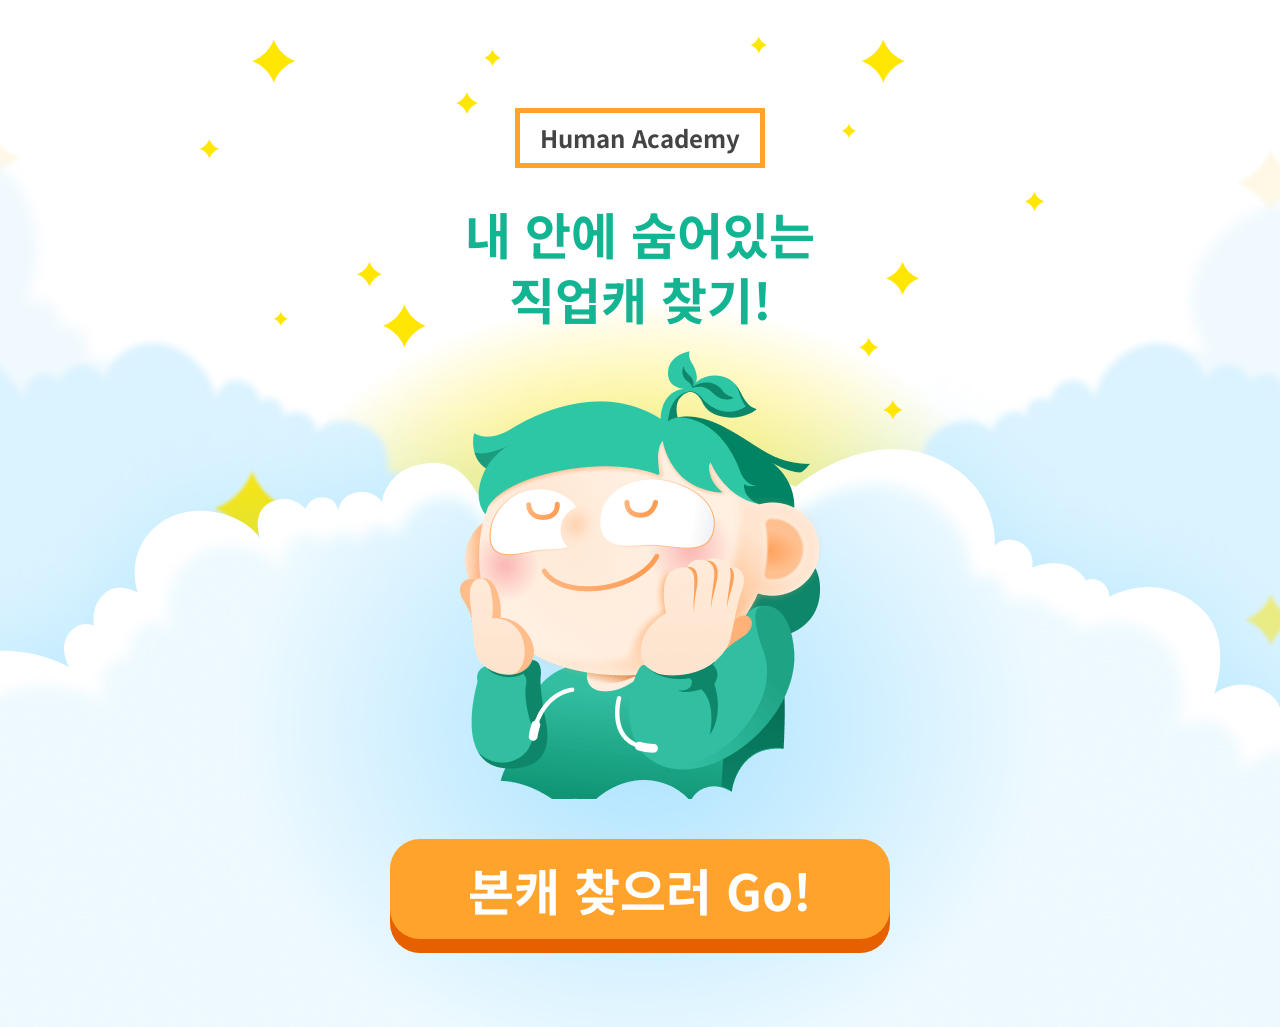
<file: index.html>
<!DOCTYPE html>
<html lang="ko">
<head>
  <meta charset="UTF-8">
  <meta name="viewport" content="width=device-width, initial-scale=1.0">
  <link href="https://fonts.googleapis.com/css2?family=Noto+Sans+KR&display=swap" rel="stylesheet">
  <link rel="stylesheet" href="./css/common.css">


  <title>Document</title>
</head>
<body>
  <h2 class="page-subtitle">
    Human Academy
  </h2>
  <h1 class="page-title">
    내 안에 숨어있는 <br>
    직업캐 찾기!
  </h1>
  <img src="./images/main_character.png" alt="캐릭터" class="character">
  <a href="./question.html" class="btn btn-orange">
    본캐 찾으러 Go!
  </a>
</body>
</html>
</file>
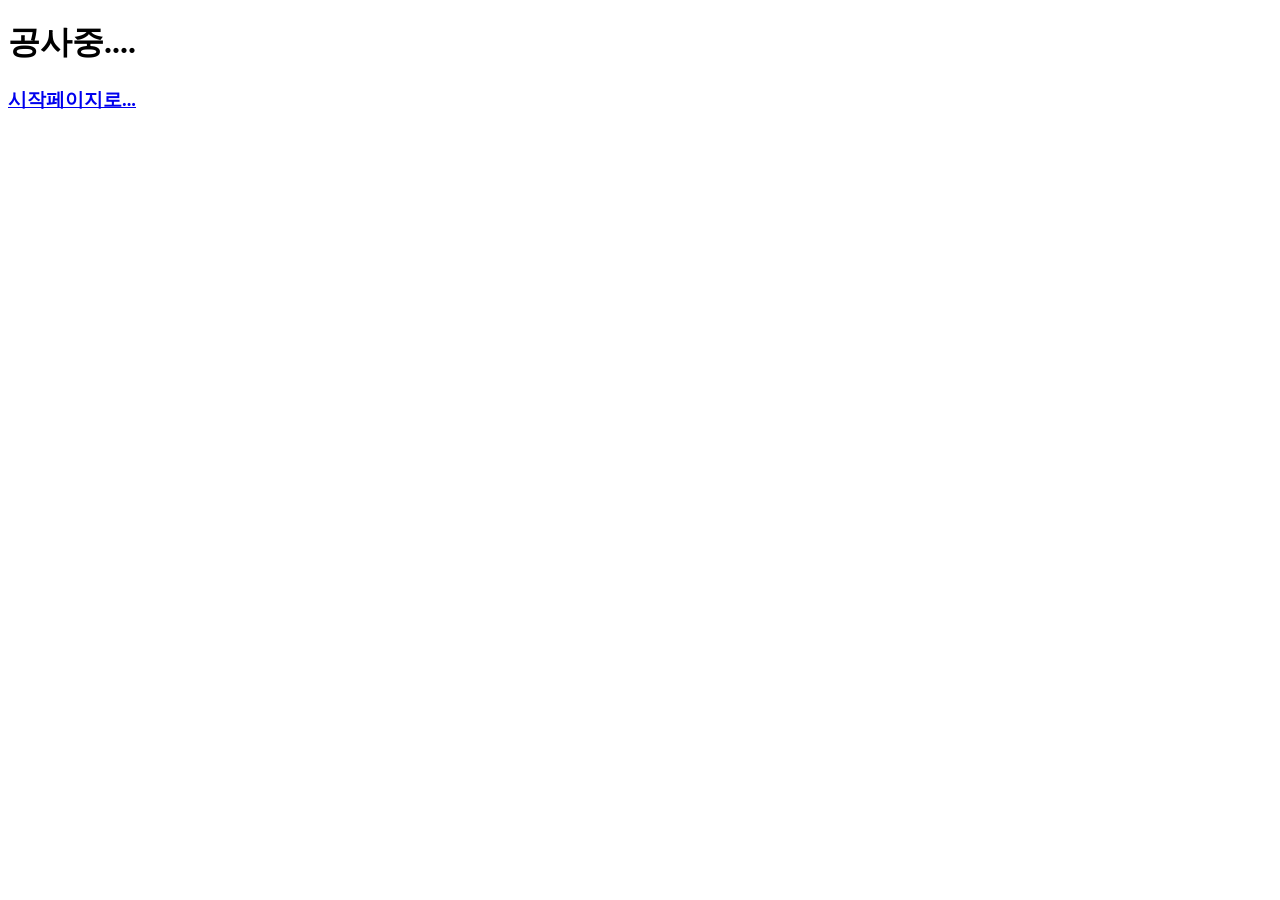
<file: lecture.html>
<!DOCTYPE html>
<html lang="ko">
<head>
  <meta charset="UTF-8">
  <meta name="viewport" content="width=device-width, initial-scale=1.0">
  <title>Document</title>
</head>
<body>
  <h1>공사중....</h1>
  <h3><a href="./index.html">시작페이지로...</a></h3>
</body>
</html>
</file>
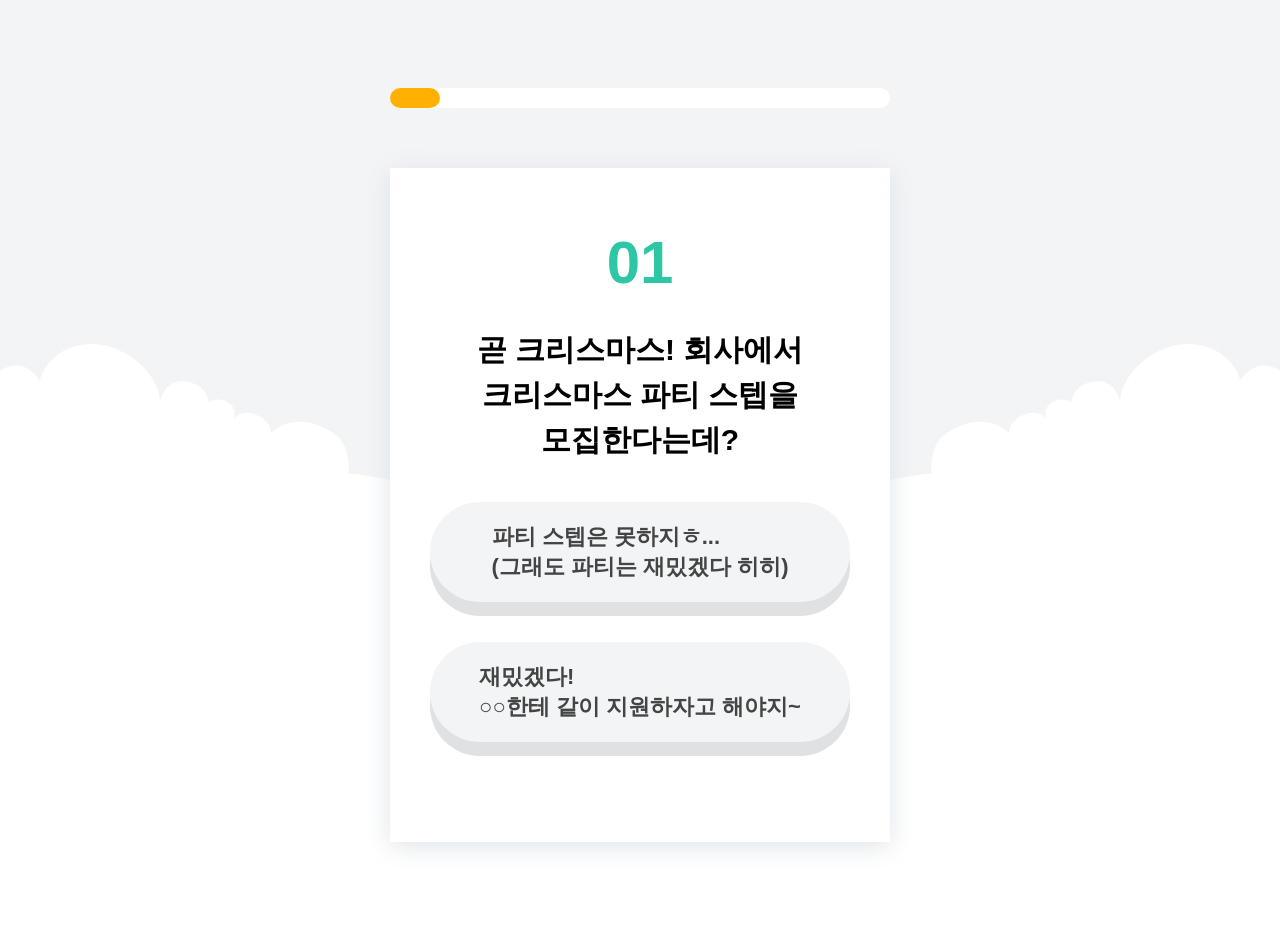
<file: question.html>
<!DOCTYPE html>
<html lang="ko">
<head>
  <meta charset="UTF-8">
  <meta name="viewport" content="width=device-width, initial-scale=1.0">
  <link rel="stylesheet" href="./css/common.css">
  <link rel="stylesheet" href="./css/question.css">
  <script type="module" defer src="./js/question.js"></script>
  <title>Document</title>
</head>
<body>
  <div class="progress">
    <div class="value"></div>
  </div>
  <div class="question-box">
    <div class="number">여기에 번호 들어감.</div>
    <div class="question">곧 크리스마스! 회사에서 크리스마스 파티 스텝을 모집한다는데?</div>
    <div class="btn btn-gray choice choice1">파티 스텝은 못하지ㅎ</div>
    <div class="btn btn-gray choice choice2">재밌겠다!</div>
  </div>
</body>
</html>
</file>
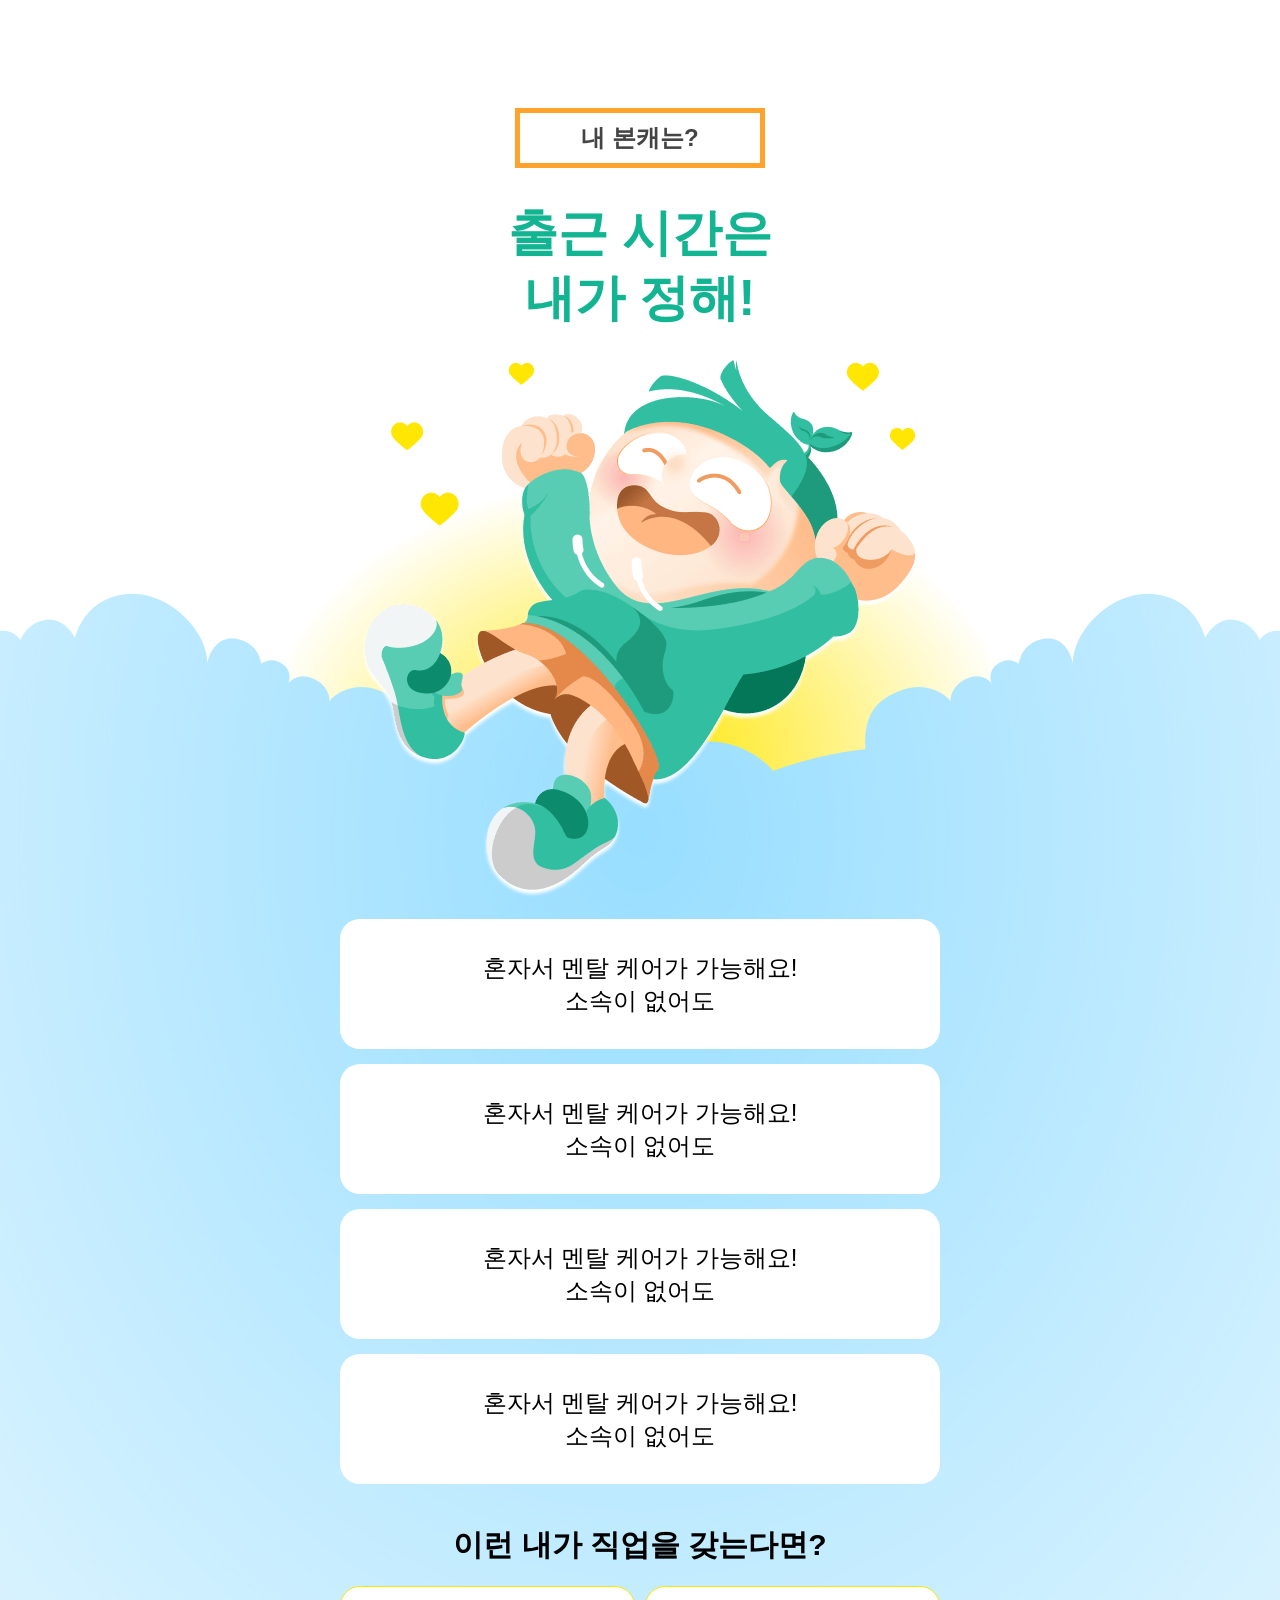
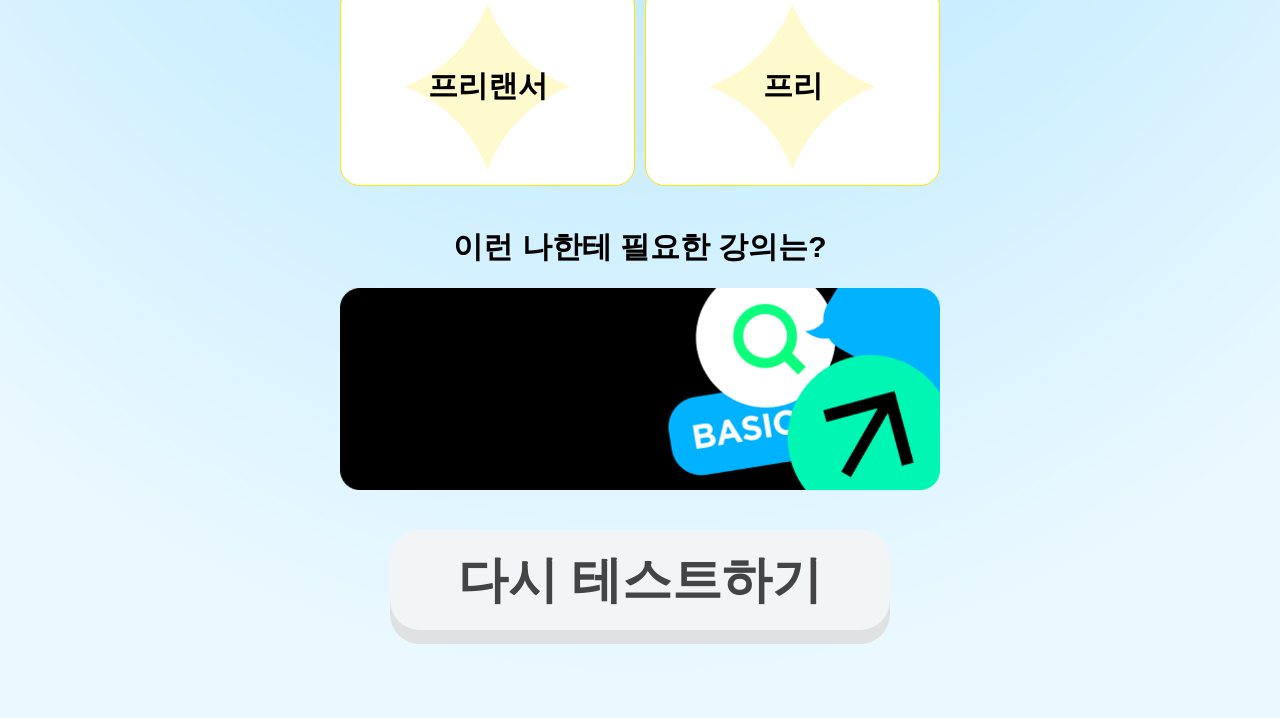
<file: results.html>
<!doctype html>
<html lang="ko">
  <head>
    <meta charset="UTF-8" />
    <meta name="viewport" content="width=device-width, initial-scale=1.0" />
    <link rel="stylesheet" href="./css/common.css" />
    <link rel="stylesheet" href="./css/results.css">
    <script type="module" defer src="./js/results.js"></script>
    <title>Document</title>
  </head>
  <body>
    <h2 class="page-subtitle">내 본캐는?</h2>
    <h1 class="page-title">
      출근 시간은<br />내가 정해!
    </h1>
    <img src="./images/result_character1.png" alt="캐릭터" class="character">
    <div class="result">
      <div class="box">혼자서 멘탈 케어가 가능해요!<br />소속이 없어도</div>
      <div class="box">혼자서 멘탈 케어가 가능해요!<br />소속이 없어도</div>
      <div class="box">혼자서 멘탈 케어가 가능해요!<br />소속이 없어도</div>
      <div class="box">혼자서 멘탈 케어가 가능해요!<br />소속이 없어도</div>
    </div>
    <div class="result">
      <h3>이런 내가 직업을 갖는다면?</h3>
      <div class="jobs">
        <div class="job">프리랜서</div>
        <div class="job">프리</div>
      </div>
    </div>
    <div class="result">
      <h3>이런 나한테 필요한 강의는?</h3>
      <a href="" target="_blank" class="lecture">
        <img src="./images/result_lecture1.png" alt="강의">
      </a>
    </div>
    <a href="/" class="btn btn-gray btn-small"> 다시 테스트하기 </a>
  </body>
</html>
</file>
<file: css/common.css>
body {
  font-family: 'Noto Sans KR', sans-serif;
  background-image: url('../images/main_bg.jpg');
  background-position: top center;
  background-repeat: no-repeat;
  padding-top: 80px;
  padding-bottom: 80px;
  /* 한글 단어 줄바꿈 */
  word-break: keep-all;
  
}

img {
  display: block;
}

/* 메인 캐릭터 */
.character {
  width: 100%;
  max-width: 364px;
  margin-left: auto;
  margin-right: auto;
  display: block;
  margin-bottom: 40px;
}


.page-title {
  font-size: 50px;
  font-weight: 800px;
  line-height: 1.3;
  color: #13b491;
  text-align: center;
  margin-bottom: 20px;
}

.page-subtitle {
  width: 240px;
  height: 50px;
  border: 5px solid #ffa32d;
  font-size: 24px;
  font-weight: 700;
  color: #ffa32d;
  display: flex;
  justify-content: center;
  align-items: center;
  margin-left: auto;
  margin-right: auto;
  margin-bottom: 20px;
  color: #444;
}

.btn {
  max-width: 500px;
  height: 100px;
  font-size: 50px;
  font-weight: 700;
  border-radius: 30px;
  text-decoration: none;
  cursor: pointer;
  display: flex;
  align-items: center;
  margin-right: auto;
  justify-content: center;
  margin-left: auto;
  transition: 0.1s;
}

.btn-orange {
  background-color: #ffa32d;
  color: #fff;
  box-shadow: 0 14px 0 #e66000;
}

/* 버튼에 눌림효과 주기 */
.btn-orange:active {
  box-shadow: 0 4px 0 #e66000;
}

.btn-green {
  background-color: #32bfa1;
  color: #fff;
  box-shadow: 0 14px 0 #299a82;
}

/* 버튼에 눌림효과 주기 */
.btn-green:active {
  box-shadow: 0 4px 0 #299a82;
}

.btn-gray {
  background-color: #f2f4f6;
  color: #444;
  box-shadow: 0 14px 0 #dfe1e2;
}

/* 버튼에 눌림효과 주기 */
.btn-green:active {
  box-shadow: 0 4px 0 #dfe1e2;
}


.btn-samll {
  max-width: 350px;
  height: 70px;
  font-size: 26px;
  margin-bottom: 30px;
}
</file>
<file: css/question.css>
body {
  background-image: url('../images/questions_bg.jpg');
  background-position: top center;
  background-repeat: no-repeat;
}

.progress {
  max-width: 500px;
  height: 20px;
  background-color: #fff;
  border-radius: 10px;
  margin-left: auto;
  margin-right: auto;
  margin-bottom: 60px;
}

.progress .value {
  /* 질문 수 만큼 부모 크기의 상대 길이를 갖도록 */
  width: 10%;
  height: 20px;
  background-color: #ffb103;
  border-radius: 10px;
  transition: 0.2s;
}

.question-box {
  max-width: 420px;
  background-color: #fff;
  padding-top: 60px;
  padding-bottom: 60px;
  padding-left: 40px;
  padding-right: 40px;
  margin-left: auto;
  margin-right: auto;
  box-shadow: 0 4px 25px #dde2e8;
}

.question-box .number {
  font-size: 60px;
  font-weight: 900;
  color: #2ec7a6;
  margin-bottom: 30px;
  text-align: center;
}

.question-box .question {
  font-size: 30px;
  font-weight: 700;
  line-height: 1.5;
  text-align: center;
  margin-bottom: 40px;
}

.question-box .choice {
  font-size: 22px;
  border-radius: 120px;
  margin-bottom: 40px;
}
</file>
<file: css/results.css>
body{
  background-color: #eaf8ff;
  background-image: url("../images/result_bg.jpg");
  background-position: top center;
  background-repeat: no-repeat;
}
.character{
  width: 100%;
  max-width: 600px;
  margin-left: auto;
  margin-right: auto;
  margin-bottom: 20px;
}
.result{
  max-width: 600px;
  margin-left: auto;
  margin-right: auto;
}
.result .box{
  min-height: 70px;
  background-color: #ffffff;
  margin-bottom: 15px;
  border-radius: 20px;
  display: flex;
  align-items: center;
  justify-content: center;
  font-size: 24px;
  font-weight: 500;
  line-height: 1.4;
  text-align: center;
  padding-top: 30px;
  padding-bottom: 30px;
  padding-left: 10px;
  padding-right: 10px;
}
.result h3{
  font-size: 30px;
  font-weight: 700;
  line-height: 1.4;
  text-align: center;
  margin-top: 40px;
  margin-bottom: 20px;
}
.result .jobs{
  height: 200px;
  /* 요소의 자식 요소는 수평정렬됨. */
  display: flex;
  gap: 10px;
}

.result .job{
  flex: 1;
  background-color: #ffffff;
  background-image: url("../images/result_star.png");
  background-position: center center;
  background-repeat: no-repeat;
  display: flex;
  justify-content: center;
  align-items: center;
  font-size: 30px;
  font-weight: 700;
  line-height: 1.4;
  text-align: center;
  border: 1px solid #ffe603;
  border-radius: 20px;
  
}
.result .lecture img{
  margin-bottom: 40px;
  width: 100%;
}
</file>
